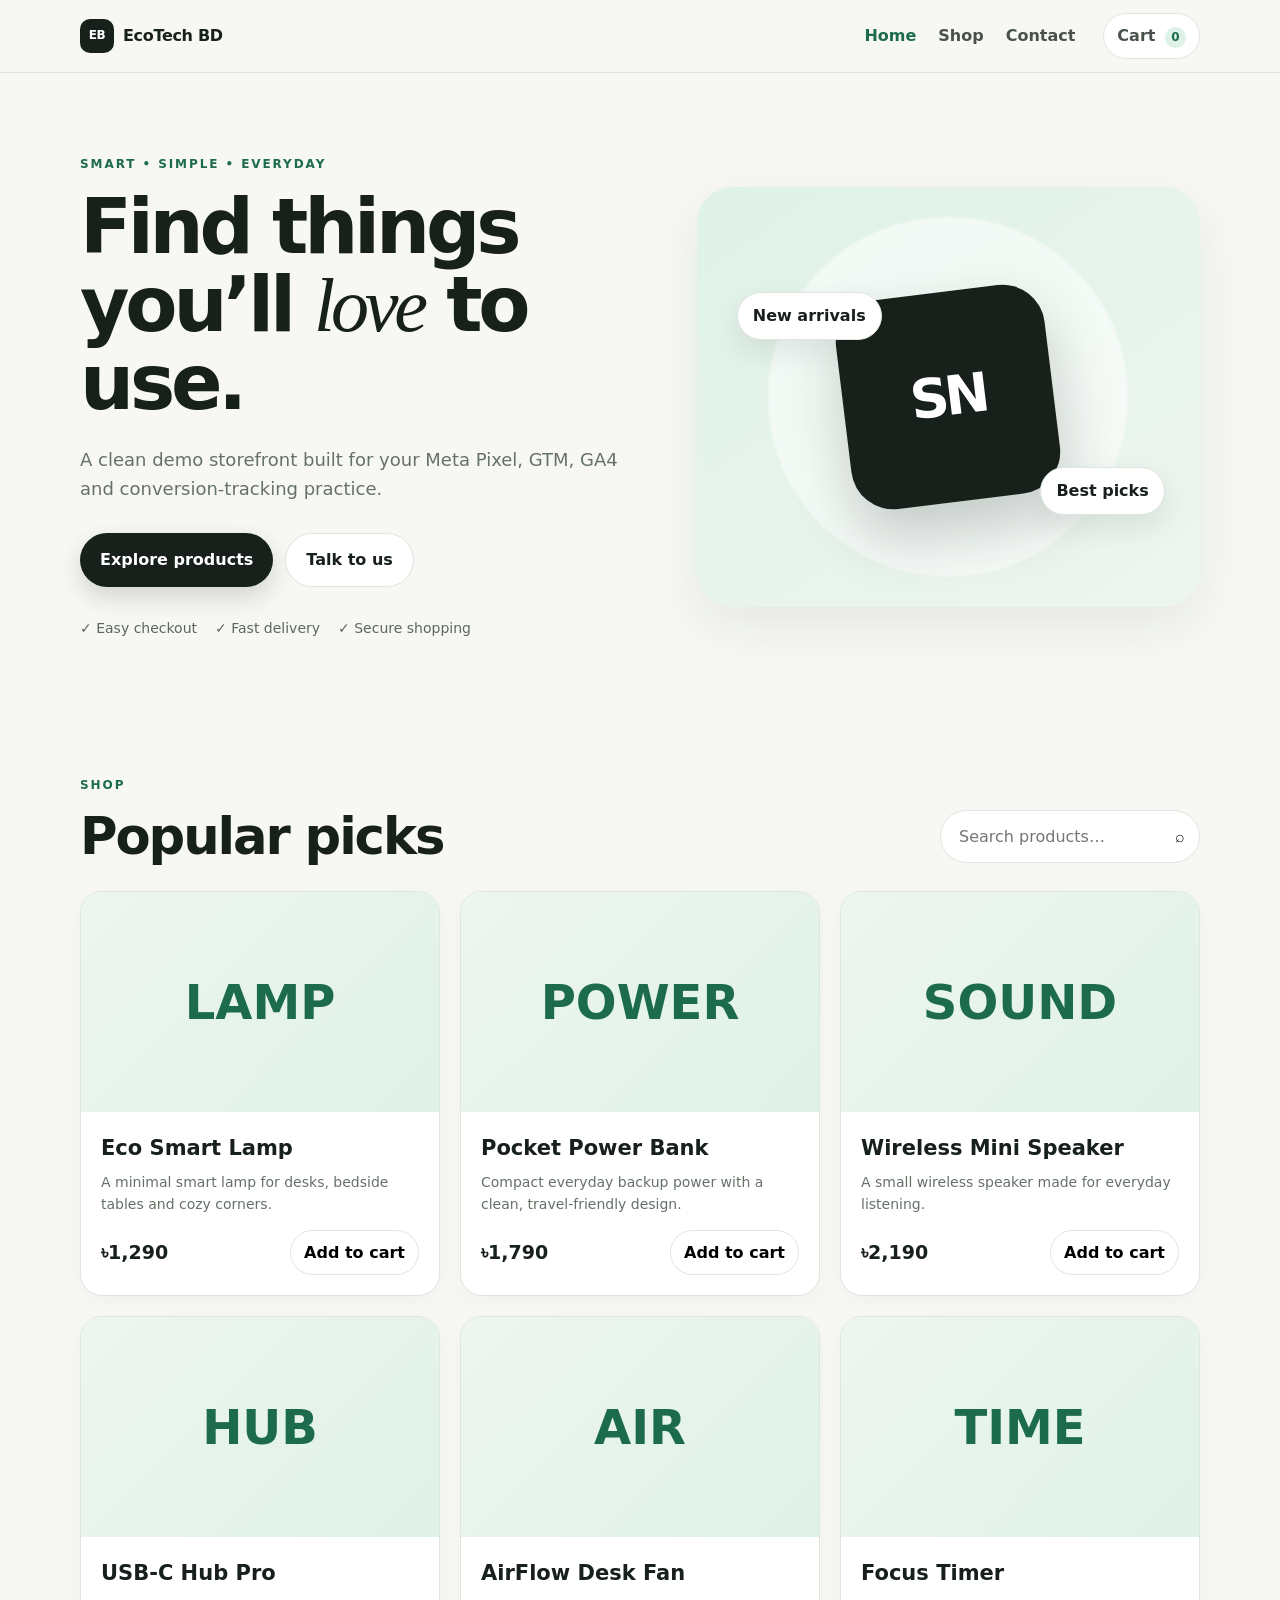
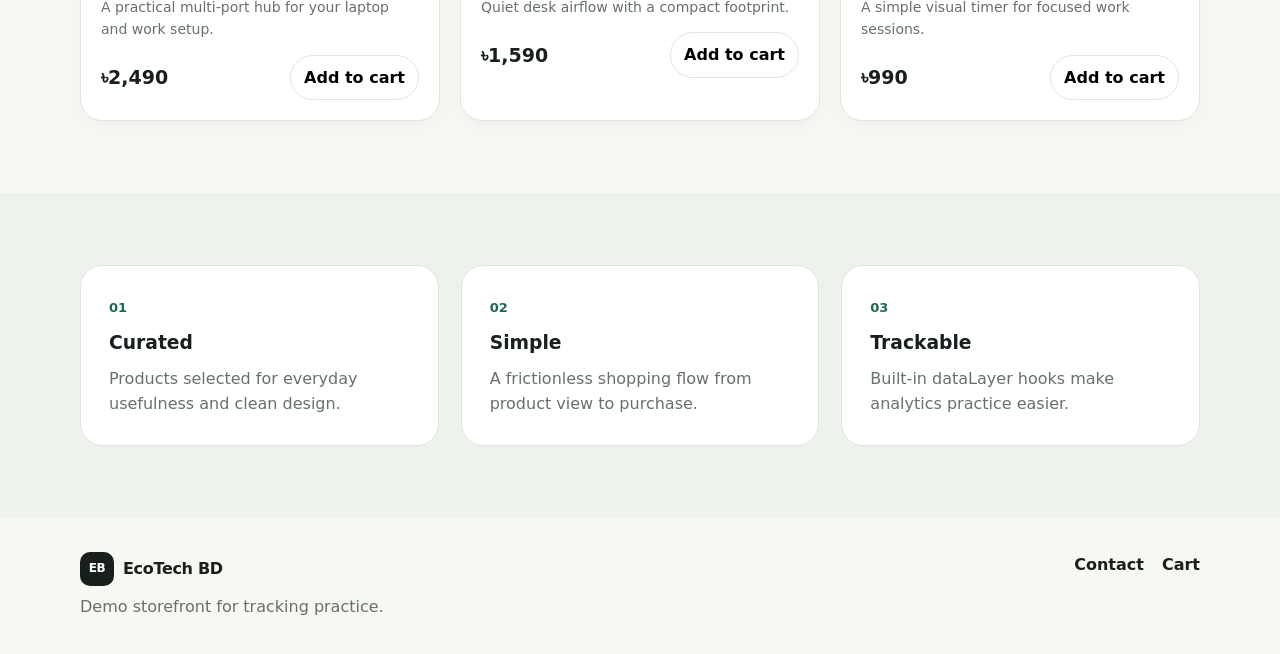
<file: index.html>
<!doctype html>
<html lang="en">
<head>
  <meta charset="utf-8">
  <meta name="viewport" content="width=device-width,initial-scale=1">
  <title>EcoTech BD — Smart Finds for Everyday Life</title>
  <meta name="description" content="EcoTech BD practice e-commerce website for digital marketing and analytics tracking.">
  <link rel="stylesheet" href="style.css">
  <!-- Google Tag Manager -->
<script>(function(w,d,s,l,i){w[l]=w[l]||[];w[l].push({'gtm.start':
new Date().getTime(),event:'gtm.js'});var f=d.getElementsByTagName(s)[0],
j=d.createElement(s),dl=l!='dataLayer'?'&l='+l:'';j.async=true;j.src=
'https://www.googletagmanager.com/gtm.js?id='+i+dl;f.parentNode.insertBefore(j,f);
})(window,document,'script','dataLayer','GTM-MKR74QFQ');</script>
<!-- End Google Tag Manager -->
  <!-- Meta Pixel Code -->
<script>
!function(f,b,e,v,n,t,s)
{if(f.fbq)return;n=f.fbq=function(){n.callMethod?
n.callMethod.apply(n,arguments):n.queue.push(arguments)};
if(!f._fbq)f._fbq=n;n.push=n;n.loaded=!0;n.version='2.0';
n.queue=[];t=b.createElement(e);t.async=!0;
t.src=v;s=b.getElementsByTagName(e)[0];
s.parentNode.insertBefore(t,s)}(window, document,'script',
'https://connect.facebook.net/en_US/fbevents.js');

fbq('init', '1103622548691103');
fbq('track', 'PageView');
</script>

<noscript>
<img height="1" width="1" style="display:none"
src="https://www.facebook.com/tr?id=1103622548691103&ev=PageView&noscript=1"/>
</noscript>
<!-- End Meta Pixel Code -->
  <script>window.dataLayer = window.dataLayer || [];</script>
</head>
<body data-page="home"><!-- Google Tag Manager (noscript) -->
<noscript><iframe src="https://www.googletagmanager.com/ns.html?id=GTM-MKR74QFQ"
height="0" width="0" style="display:none;visibility:hidden"></iframe></noscript>
<!-- End Google Tag Manager (noscript) -->
<header class="site-header">
  <div class="container nav">
    <a class="logo" href="index.html"><span>EB</span> EcoTech BD</a>
    <nav>
      <a class="active" href="index.html">Home</a>
      <a href="#shop">Shop</a>
      <a href="contact.html">Contact</a>
    </nav>
    <a class="cart-link" href="cart.html">Cart <b id="cartCount">0</b></a>
  </div>
</header>

<main>
<section class="hero">
  <div class="container hero-grid">
    <div>
      <p class="eyebrow">SMART • SIMPLE • EVERYDAY</p>
      <h1>Find things you’ll <em>love</em> to use.</h1>
      <p class="hero-copy">A clean demo storefront built for your Meta Pixel, GTM, GA4 and conversion-tracking practice.</p>
      <div class="hero-actions">
        <a class="btn primary" href="#shop" data-track="hero_shop_click">Explore products</a>
        <a class="btn ghost" href="contact.html" data-track="hero_contact_click">Talk to us</a>
      </div>
      <div class="trust-row"><span>✓ Easy checkout</span><span>✓ Fast delivery</span><span>✓ Secure shopping</span></div>
    </div>
    <div class="hero-card">
      <div class="orb"></div>
      <div class="hero-product">SN</div>
      <span class="floating-tag tag-one">New arrivals</span>
      <span class="floating-tag tag-two">Best picks</span>
    </div>
  </div>
</section>

<section class="section" id="shop">
  <div class="container">
    <div class="section-head">
      <div><p class="eyebrow">SHOP</p><h2>Popular picks</h2></div>
      <div class="search"><input id="searchInput" type="search" placeholder="Search products…"><span>⌕</span></div>
    </div>
    <div id="productGrid" class="product-grid"></div>
  </div>
</section>

<section class="section muted">
  <div class="container feature-grid">
    <div class="feature"><strong>01</strong><h3>Curated</h3><p>Products selected for everyday usefulness and clean design.</p></div>
    <div class="feature"><strong>02</strong><h3>Simple</h3><p>A frictionless shopping flow from product view to purchase.</p></div>
    <div class="feature"><strong>03</strong><h3>Trackable</h3><p>Built-in dataLayer hooks make analytics practice easier.</p></div>
  </div>
</section>
</main>

<footer><div class="container footer"><div><a class="logo" href="index.html"><span>EB</span> EcoTech BD</a><p>Demo storefront for tracking practice.</p></div><div><a href="contact.html">Contact</a><a href="cart.html">Cart</a></div></div></footer>
<script src="app.js"></script>
</body>
</html>
</file>
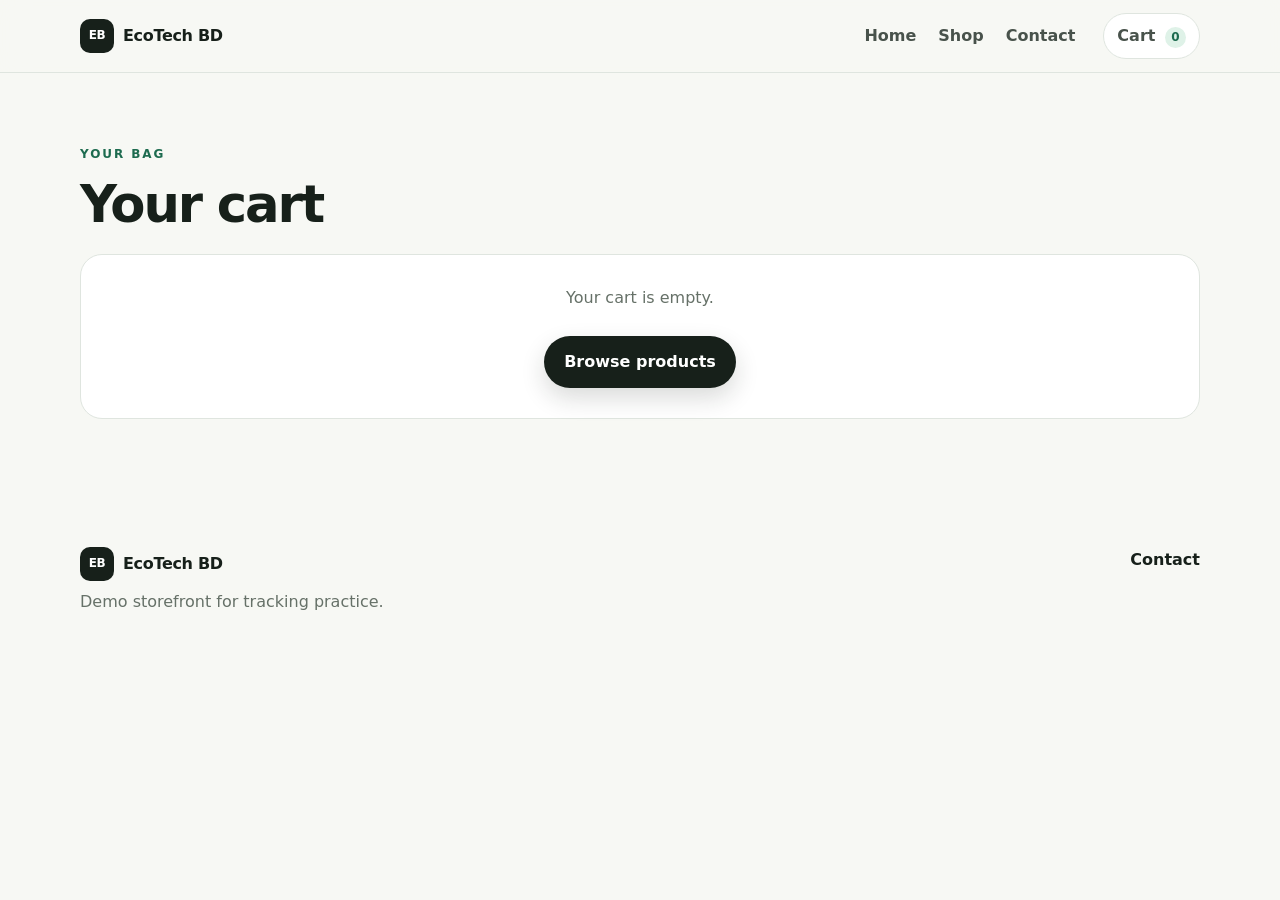
<file: cart.html>
<!doctype html>
<html lang="en"><head><meta charset="utf-8"><meta name="viewport" content="width=device-width,initial-scale=1"><title>Your Cart — EcoTech BD</title><link rel="stylesheet" href="style.css"><script>window.dataLayer=window.dataLayer||[];</script></head>
<body data-page="cart"><header class="site-header"><div class="container nav"><a class="logo" href="index.html"><span>EB</span> EcoTech BD</a><nav><a href="index.html">Home</a><a href="index.html#shop">Shop</a><a href="contact.html">Contact</a></nav><a class="cart-link active-cart" href="cart.html">Cart <b id="cartCount">0</b></a></div></header>
<main><section class="section"><div class="container"><p class="eyebrow">YOUR BAG</p><h1>Your cart</h1><div id="cartArea"></div></div></section></main>
<footer><div class="container footer"><div><a class="logo" href="index.html"><span>EB</span> EcoTech BD</a><p>Demo storefront for tracking practice.</p></div><div><a href="contact.html">Contact</a></div></div></footer>
<script src="app.js"></script></body></html>
</file>
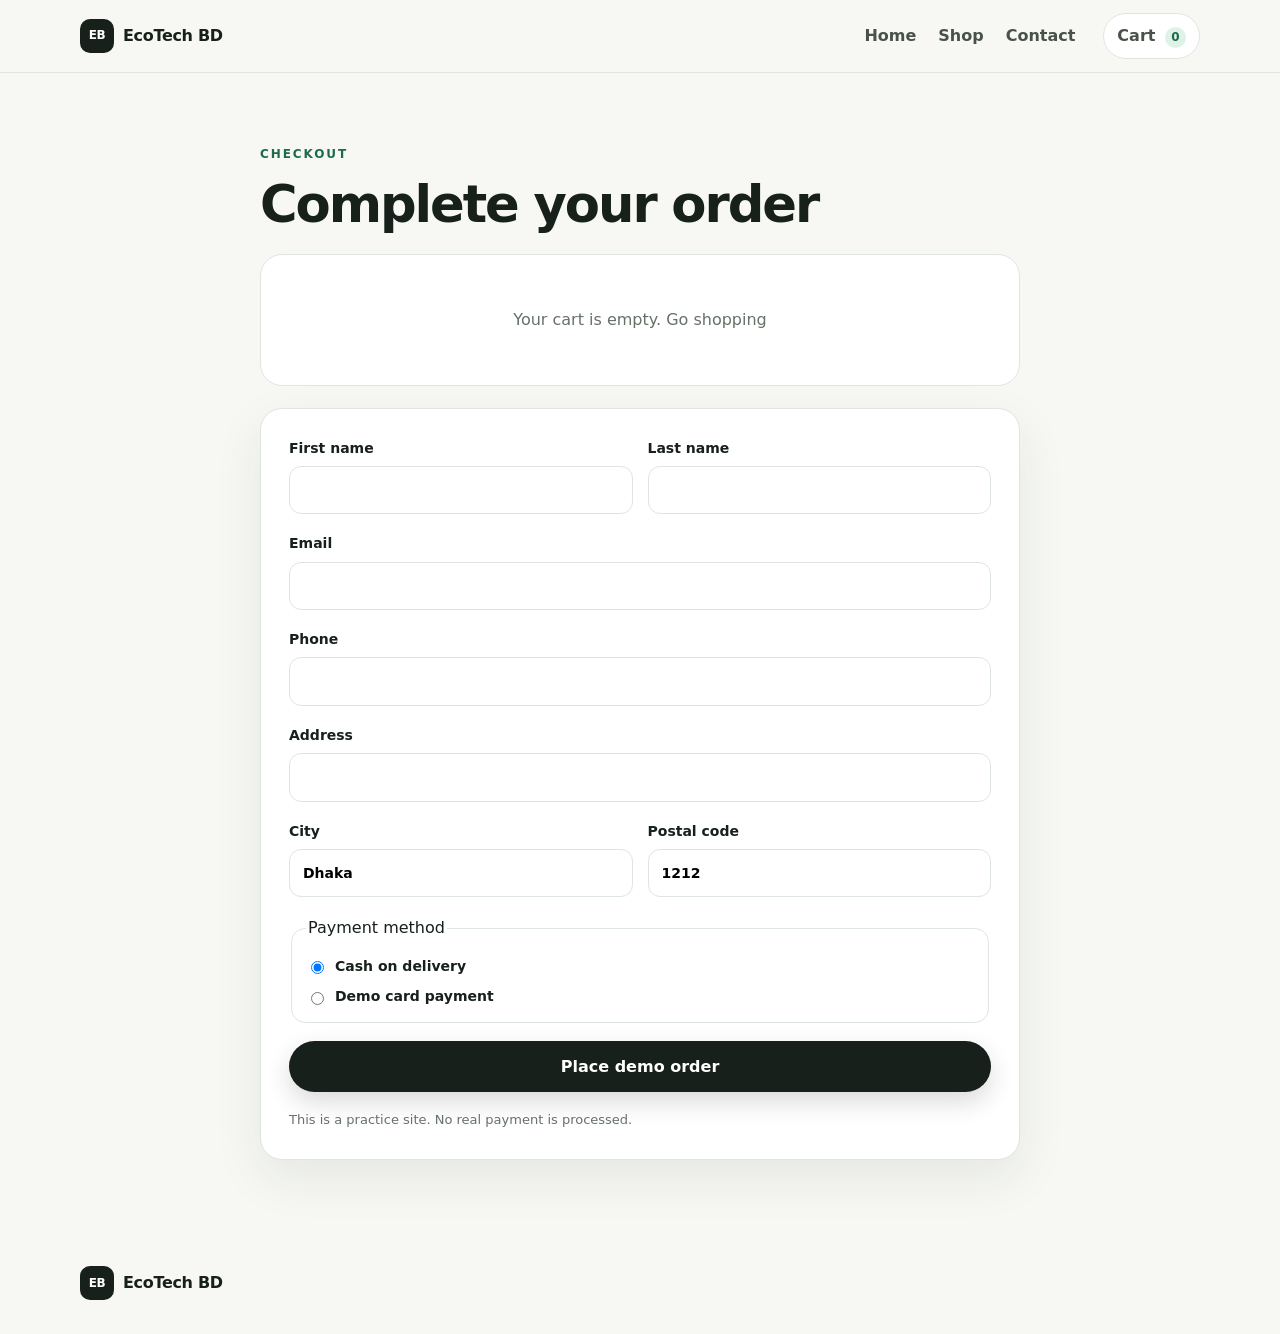
<file: checkout.html>
<!doctype html>
<html lang="en"><head><meta charset="utf-8"><meta name="viewport" content="width=device-width,initial-scale=1"><title>Checkout — EcoTech BD</title><link rel="stylesheet" href="style.css"><script>window.dataLayer=window.dataLayer||[];</script></head>
<body data-page="checkout"><header class="site-header"><div class="container nav"><a class="logo" href="index.html"><span>EB</span> EcoTech BD</a><nav><a href="index.html">Home</a><a href="index.html#shop">Shop</a><a href="contact.html">Contact</a></nav><a class="cart-link" href="cart.html">Cart <b id="cartCount">0</b></a></div></header>
<main><section class="section"><div class="container narrow"><p class="eyebrow">CHECKOUT</p><h1>Complete your order</h1><div id="checkoutSummary" class="checkout-summary"></div>
<form id="checkoutForm" class="form-card"><div class="two"><label>First name<input name="first_name" required></label><label>Last name<input name="last_name" required></label></div>
<label>Email<input type="email" name="email" required></label><label>Phone<input type="tel" name="phone" required></label><label>Address<input name="address" required></label><div class="two"><label>City<input name="city" value="Dhaka" required></label><label>Postal code<input name="postal_code" value="1212" required></label></div>
<fieldset><legend>Payment method</legend><label class="radio"><input type="radio" name="payment" value="cod" checked> Cash on delivery</label><label class="radio"><input type="radio" name="payment" value="card"> Demo card payment</label></fieldset>
<button class="btn primary wide" type="submit">Place demo order</button><p class="form-note">This is a practice site. No real payment is processed.</p></form></div></section></main>
<footer><div class="container footer"><div><a class="logo" href="index.html"><span>EB</span> EcoTech BD</a></div></div></footer>
<script src="app.js"></script></body></html>
</file>
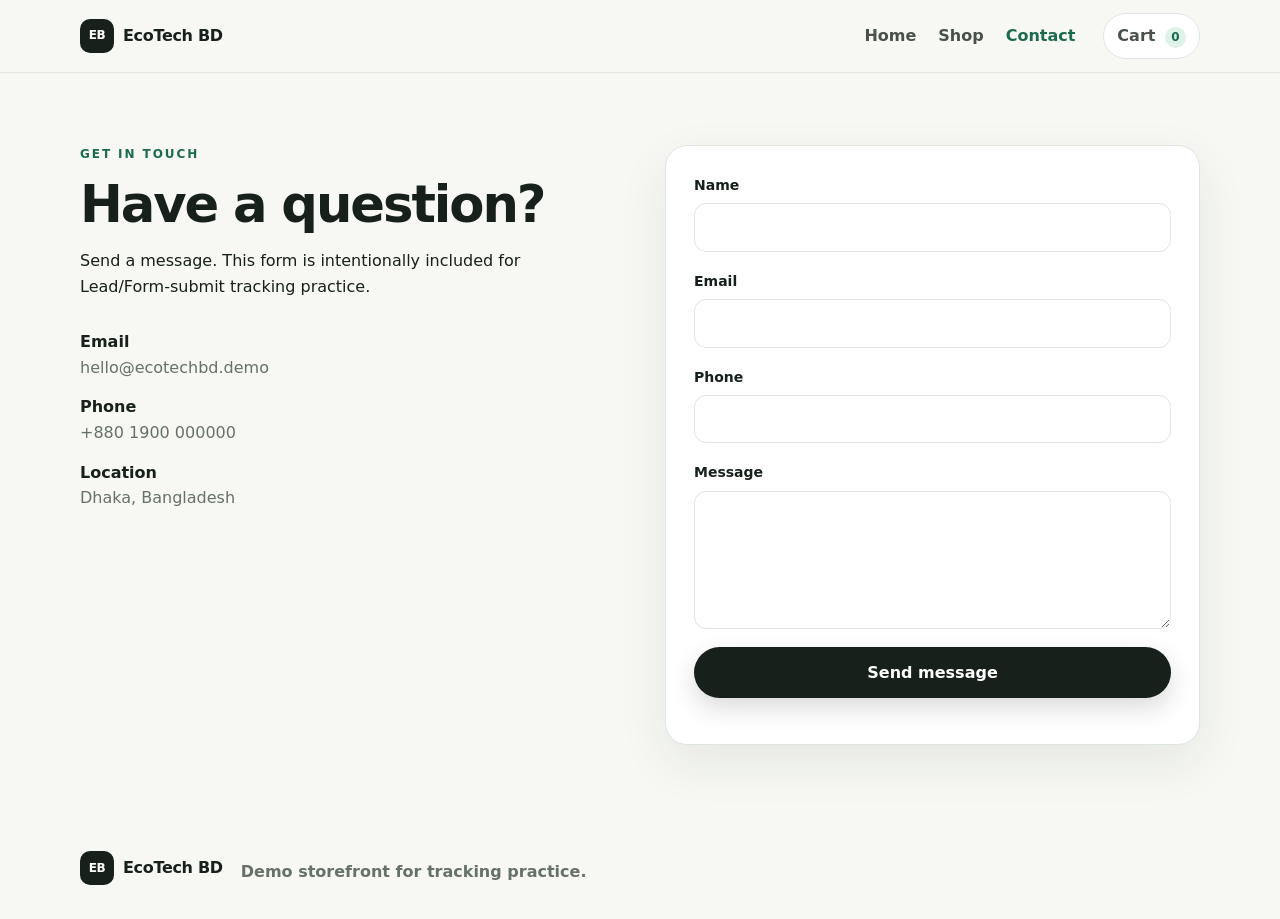
<file: contact.html>
<!doctype html>
<html lang="en"><head><meta charset="utf-8"><meta name="viewport" content="width=device-width,initial-scale=1"><title>Contact — EcoTech BD</title><link rel="stylesheet" href="style.css"><script>window.dataLayer=window.dataLayer||[];</script></head>
<body data-page="contact"><header class="site-header"><div class="container nav"><a class="logo" href="index.html"><span>EB</span> EcoTech BD</a><nav><a href="index.html">Home</a><a href="index.html#shop">Shop</a><a class="active" href="contact.html">Contact</a></nav><a class="cart-link" href="cart.html">Cart <b id="cartCount">0</b></a></div></header>
<main><section class="section"><div class="container contact-grid"><div><p class="eyebrow">GET IN TOUCH</p><h1>Have a question?</h1><p>Send a message. This form is intentionally included for Lead/Form-submit tracking practice.</p><div class="contact-points"><div><b>Email</b><span>hello@ecotechbd.demo</span></div><div><b>Phone</b><span>+880 1900 000000</span></div><div><b>Location</b><span>Dhaka, Bangladesh</span></div></div></div>
<form id="contactForm" class="form-card"><label>Name<input name="name" required></label><label>Email<input type="email" name="email" required></label><label>Phone<input name="phone"></label><label>Message<textarea name="message" rows="5" required></textarea></label><button class="btn primary wide" type="submit">Send message</button><p id="contactStatus" class="form-note"></p></form></div></section></main>
<footer><div class="container footer"><div><a class="logo" href="index.html"><span>EB</span> EcoTech BD</a><p>Demo storefront for tracking practice.</p></div></div></footer>
<script src="app.js"></script></body></html>
</file>
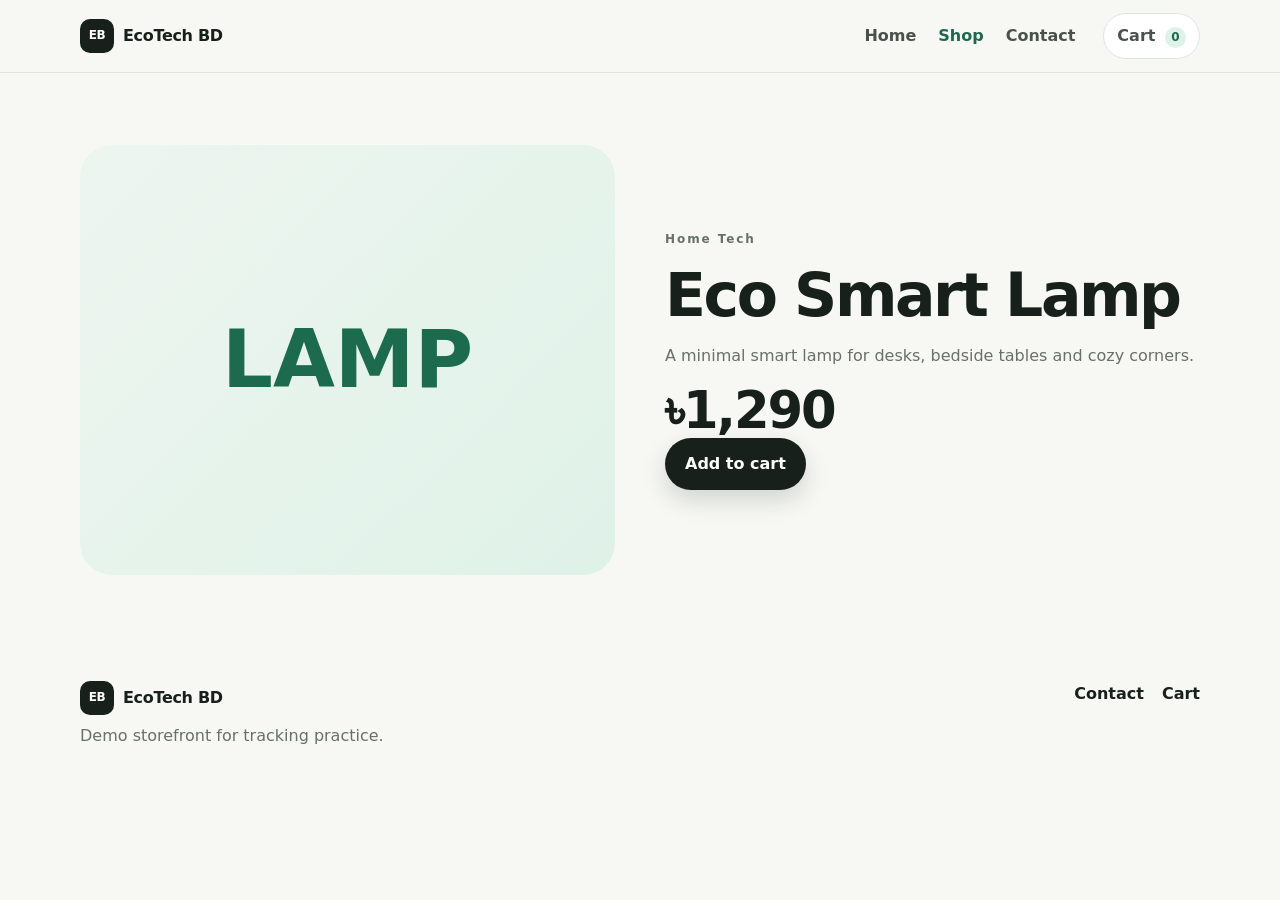
<file: product.html>
<!doctype html>
<html lang="en"><head><meta charset="utf-8"><meta name="viewport" content="width=device-width,initial-scale=1">
<title>Product — EcoTech BD</title><link rel="stylesheet" href="style.css"><script>window.dataLayer=window.dataLayer||[];</script></head>
<body data-page="product"><header class="site-header"><div class="container nav"><a class="logo" href="index.html"><span>EB</span> EcoTech BD</a><nav><a href="index.html">Home</a><a class="active" href="index.html#shop">Shop</a><a href="contact.html">Contact</a></nav><a class="cart-link" href="cart.html">Cart <b id="cartCount">0</b></a></div></header>
<main><section class="section"><div class="container" id="productDetail"></div></section></main>
<footer><div class="container footer"><div><a class="logo" href="index.html"><span>EB</span> EcoTech BD</a><p>Demo storefront for tracking practice.</p></div><div><a href="contact.html">Contact</a><a href="cart.html">Cart</a></div></div></footer>
<script src="app.js"></script></body></html>
</file>
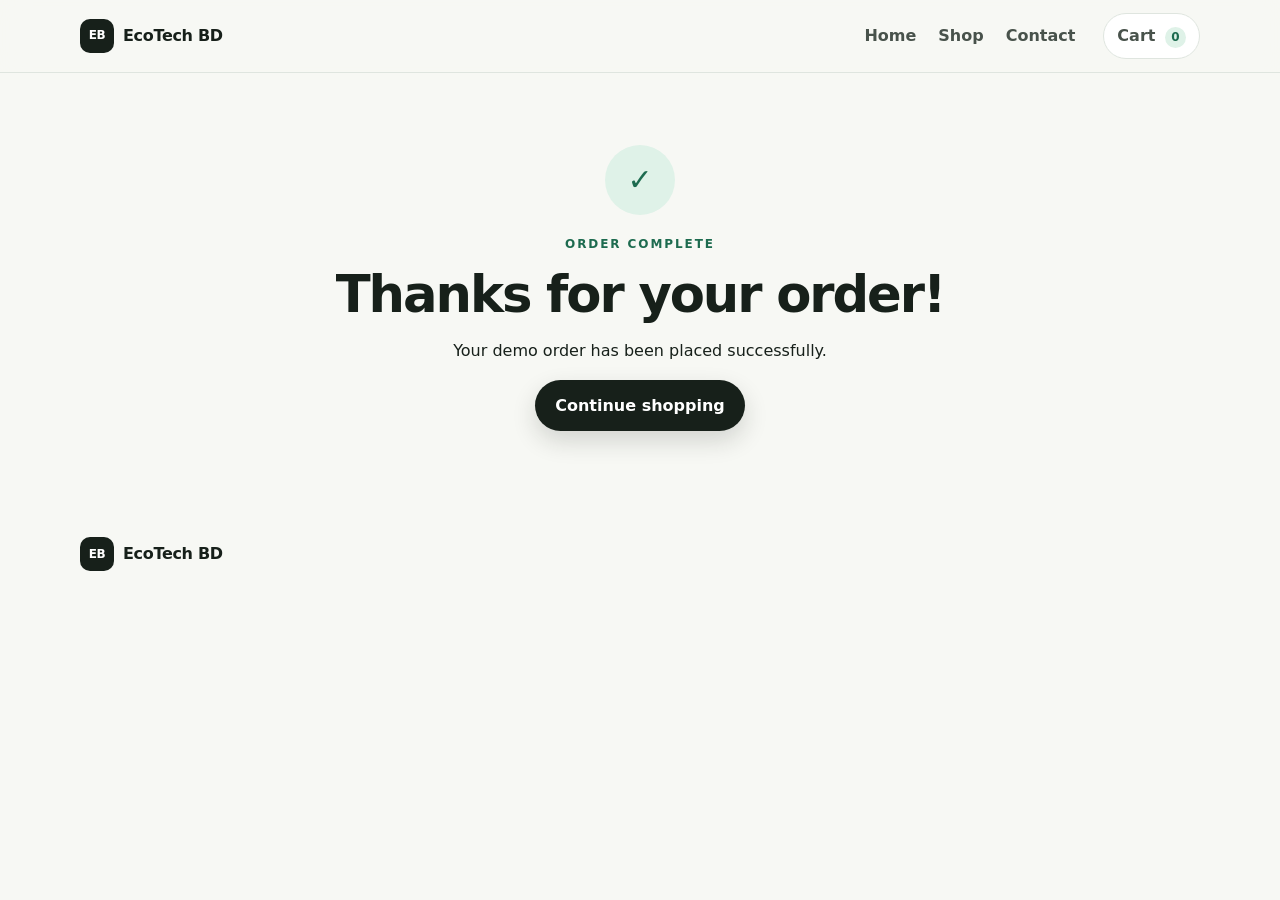
<file: thank-you.html>
<!doctype html>
<html lang="en"><head><meta charset="utf-8"><meta name="viewport" content="width=device-width,initial-scale=1"><title>Thank You — EcoTech BD</title><link rel="stylesheet" href="style.css"><script>window.dataLayer=window.dataLayer||[];</script></head>
<body data-page="thankyou"><header class="site-header"><div class="container nav"><a class="logo" href="index.html"><span>EB</span> EcoTech BD</a><nav><a href="index.html">Home</a><a href="index.html#shop">Shop</a><a href="contact.html">Contact</a></nav><a class="cart-link" href="cart.html">Cart <b id="cartCount">0</b></a></div></header>
<main><section class="section"><div class="container narrow success"><div class="success-icon">✓</div><p class="eyebrow">ORDER COMPLETE</p><h1>Thanks for your order!</h1><p id="orderMessage">Your demo order has been placed successfully.</p><div id="orderDetails"></div><a class="btn primary" href="index.html#shop">Continue shopping</a></div></section></main>
<footer><div class="container footer"><div><a class="logo" href="index.html"><span>EB</span> EcoTech BD</a></div></div></footer>
<script src="app.js"></script></body></html>
</file>
<file: style.css>
:root{--bg:#f7f8f4;--card:#fff;--text:#17201a;--muted:#667168;--line:#dfe5df;--accent:#1d6b4f;--accent2:#dff2e8;--shadow:0 18px 50px rgba(23,32,26,.08);--radius:22px}*{box-sizing:border-box}html{scroll-behavior:smooth}body{margin:0;font-family:Inter,ui-sans-serif,system-ui,-apple-system,BlinkMacSystemFont,"Segoe UI",sans-serif;background:var(--bg);color:var(--text);line-height:1.6}a{color:inherit;text-decoration:none}button,input,textarea{font:inherit}.container{width:min(1120px,92%);margin:auto}.site-header{position:sticky;top:0;z-index:20;background:rgba(247,248,244,.92);backdrop-filter:blur(14px);border-bottom:1px solid var(--line)}.nav{min-height:72px;display:flex;align-items:center;gap:28px}.logo{font-weight:800;letter-spacing:-.02em;display:flex;align-items:center;gap:9px}.logo span{display:grid;place-items:center;width:34px;height:34px;border-radius:10px;background:var(--text);color:white;font-size:12px}.nav nav{display:flex;gap:22px;margin-left:auto}.nav nav a,.cart-link{font-weight:600;color:#48524b}.nav nav a:hover,.nav nav .active,.cart-link:hover{color:var(--accent)}.cart-link{padding:9px 13px;border:1px solid var(--line);border-radius:999px;background:white}.cart-link b{display:inline-grid;place-items:center;min-width:21px;height:21px;padding:0 5px;margin-left:4px;border-radius:999px;background:var(--accent2);color:var(--accent);font-size:12px}.hero{padding:82px 0 65px}.hero-grid{display:grid;grid-template-columns:1.05fr .95fr;gap:60px;align-items:center}.eyebrow{font-size:12px;letter-spacing:.16em;font-weight:800;color:var(--accent);margin:0 0 14px}.hero h1{font-size:clamp(44px,6vw,76px);line-height:1.02;letter-spacing:-.055em;margin:0 0 24px;max-width:720px}.hero h1 em{font-family:Georgia,serif;font-weight:400}.hero-copy{font-size:18px;color:var(--muted);max-width:620px}.hero-actions{display:flex;gap:12px;margin:30px 0}.btn{display:inline-flex;align-items:center;justify-content:center;border:0;border-radius:999px;padding:13px 20px;font-weight:800;cursor:pointer;transition:.2s transform,.2s box-shadow}.btn:hover{transform:translateY(-2px)}.btn.primary{background:var(--text);color:white;box-shadow:0 10px 25px rgba(23,32,26,.16)}.btn.ghost{background:white;border:1px solid var(--line)}.btn.wide{width:100%}.trust-row{display:flex;flex-wrap:wrap;gap:18px;color:#5d675f;font-size:14px}.hero-card{min-height:420px;border-radius:36px;background:linear-gradient(145deg,#dff2e8,#edf5ef);position:relative;overflow:hidden;box-shadow:var(--shadow);display:grid;place-items:center}.orb{position:absolute;width:360px;height:360px;border-radius:50%;background:rgba(255,255,255,.55);filter:blur(1px)}.hero-product{position:relative;width:210px;height:210px;border-radius:42px;background:var(--text);color:white;display:grid;place-items:center;font-size:54px;font-weight:900;letter-spacing:-.08em;box-shadow:0 28px 60px rgba(23,32,26,.22);transform:rotate(-7deg)}.floating-tag{position:absolute;background:white;border:1px solid var(--line);border-radius:999px;padding:10px 15px;font-weight:800;box-shadow:0 12px 28px rgba(23,32,26,.09)}.tag-one{top:25%;left:8%}.tag-two{right:7%;bottom:22%}.section{padding:72px 0}.section.muted{background:#eef2ed}.section-head{display:flex;justify-content:space-between;align-items:end;gap:25px;margin-bottom:28px}.section h1,.section h2{font-size:clamp(34px,4vw,52px);line-height:1.05;letter-spacing:-.04em;margin:0}.search{display:flex;align-items:center;gap:10px;background:white;border:1px solid var(--line);padding:4px 14px;border-radius:999px}.search input{border:0;outline:0;background:transparent;padding:9px 4px;width:210px}.product-grid{display:grid;grid-template-columns:repeat(3,1fr);gap:20px}.product-card{background:white;border:1px solid var(--line);border-radius:var(--radius);overflow:hidden;box-shadow:0 5px 20px rgba(23,32,26,.03)}.product-art{height:220px;background:linear-gradient(135deg,#edf5ef,#dff2e8);display:grid;place-items:center;font-size:48px;font-weight:900;color:var(--accent)}.product-body{padding:20px}.product-body h3{margin:0 0 5px;font-size:21px}.product-body p{margin:0 0 14px;color:var(--muted);font-size:14px}.price-row{display:flex;align-items:center;justify-content:space-between;gap:12px}.price{font-weight:900;font-size:19px}.small-btn{border:1px solid var(--line);background:white;border-radius:999px;padding:9px 13px;font-weight:800;cursor:pointer}.small-btn:hover{background:var(--accent2)}.feature-grid{display:grid;grid-template-columns:repeat(3,1fr);gap:22px}.feature{padding:28px;background:white;border:1px solid var(--line);border-radius:var(--radius)}.feature strong{color:var(--accent);font-size:13px}.feature h3{margin:8px 0}.feature p{color:var(--muted);margin:0}.footer{padding:34px 0;display:flex;justify-content:space-between;gap:30px}.footer p{color:var(--muted);margin:8px 0 0}.footer>div:last-child{display:flex;gap:18px;font-weight:700}.narrow{max-width:760px}.detail{display:grid;grid-template-columns:1fr 1fr;gap:50px;align-items:center}.detail-art{min-height:430px;border-radius:32px;background:linear-gradient(135deg,#edf5ef,#dff2e8);display:grid;place-items:center;font-size:80px;font-weight:900;color:var(--accent)}.detail h1{font-size:clamp(38px,5vw,60px);line-height:1.05;letter-spacing:-.04em;margin:0 0 12px}.detail p{color:var(--muted)}.form-card{background:white;border:1px solid var(--line);border-radius:var(--radius);padding:28px;box-shadow:var(--shadow);display:grid;gap:18px}label{display:grid;gap:7px;font-weight:750;font-size:14px}input,textarea{width:100%;border:1px solid var(--line);border-radius:12px;padding:12px 13px;outline:none;background:#fff}input:focus,textarea:focus{border-color:var(--accent);box-shadow:0 0 0 3px rgba(29,107,79,.1)}.two{display:grid;grid-template-columns:1fr 1fr;gap:15px}fieldset{border:1px solid var(--line);border-radius:14px;padding:14px;display:grid;gap:8px}.radio{display:flex;align-items:center;display:flex;gap:8px;font-weight:600}.radio input{width:auto}.form-note{font-size:13px;color:var(--muted);margin:0}.checkout-summary,.cart-box{background:white;border:1px solid var(--line);border-radius:var(--radius);padding:22px;margin:22px 0}.cart-row{display:flex;justify-content:space-between;gap:15px;padding:14px 0;border-bottom:1px solid var(--line)}.cart-row:last-child{border-bottom:0}.cart-actions{display:flex;gap:10px;margin-top:18px}.success{text-align:center}.success-icon{width:70px;height:70px;border-radius:50%;display:grid;place-items:center;background:var(--accent2);color:var(--accent);font-size:30px;font-weight:900;margin:0 auto 20px}.contact-grid{display:grid;grid-template-columns:1fr 1fr;gap:50px;align-items:start}.contact-points{display:grid;gap:14px;margin-top:30px}.contact-points div{display:grid}.contact-points span{color:var(--muted)}.empty{text-align:center;padding:30px;color:var(--muted)}@media(max-width:800px){.nav{gap:12px}.nav nav{gap:10px}.hero-grid,.detail,.contact-grid{grid-template-columns:1fr}.hero{padding-top:50px}.hero-card{min-height:320px}.product-grid,.feature-grid{grid-template-columns:1fr 1fr}.section-head{align-items:start;flex-direction:column}.search{width:100%}.search input{width:100%}}@media(max-width:560px){.nav nav{display:none}.product-grid,.feature-grid,.two{grid-template-columns:1fr}.hero h1{font-size:48px}.footer{flex-direction:column}.hero-card{min-height:270px}.detail-art{min-height:280px}}
</file>
